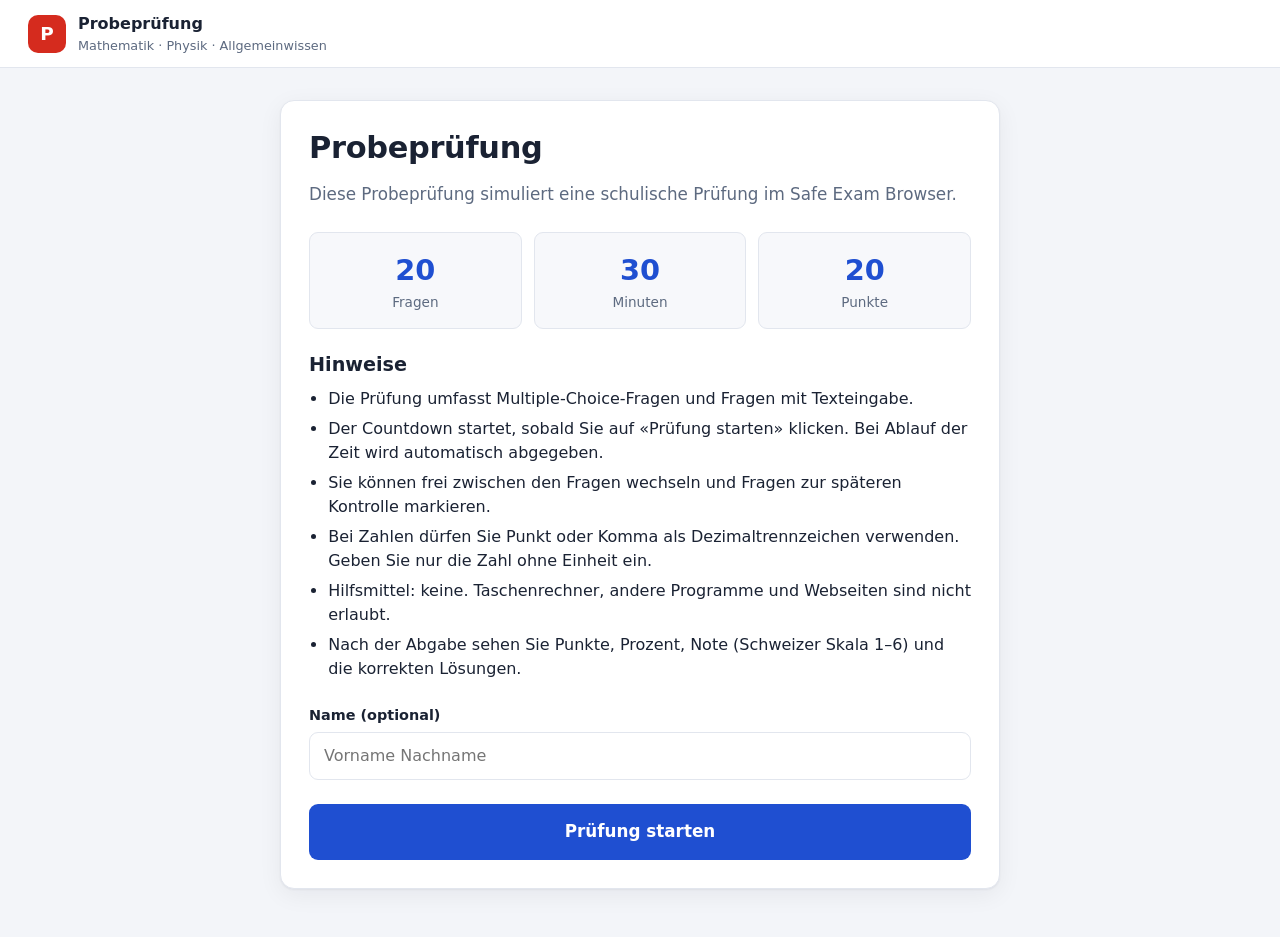
<file: index.html>
<!DOCTYPE html>
<html lang="de-CH">
<head>
  <meta charset="UTF-8">
  <meta name="viewport" content="width=device-width, initial-scale=1">
  <meta name="robots" content="noindex">
  <title>Probeprüfung – Mathematik, Physik, Allgemeinwissen</title>
  <link rel="stylesheet" href="style.css">
</head>
<body>
  <header class="topbar">
    <div class="brand">
      <span class="brand-mark" aria-hidden="true">P</span>
      <div class="brand-text">
        <strong>Probeprüfung</strong>
        <span>Mathematik · Physik · Allgemeinwissen</span>
      </div>
    </div>
    <div class="topbar-right">
      <span class="candidate" id="candidateLabel" hidden></span>
      <div class="timer" id="timer" hidden role="timer" aria-live="off">
        <svg viewBox="0 0 24 24" aria-hidden="true"><circle cx="12" cy="13" r="8"/><path d="M12 9v4l2.5 2.5M9 2h6"/></svg>
        <span id="timerValue">30:00</span>
      </div>
    </div>
  </header>

  <!-- Startbildschirm -->
  <main id="startScreen" class="screen">
    <section class="card start-card">
      <h1>Probeprüfung</h1>
      <p class="lead">Diese Probeprüfung simuliert eine schulische Prüfung im Safe Exam Browser.</p>

      <div class="facts">
        <div class="fact"><span class="fact-value">20</span><span class="fact-label">Fragen</span></div>
        <div class="fact"><span class="fact-value">30</span><span class="fact-label">Minuten</span></div>
        <div class="fact"><span class="fact-value" id="maxPointsFact">20</span><span class="fact-label">Punkte</span></div>
      </div>

      <h2>Hinweise</h2>
      <ul class="rules">
        <li>Die Prüfung umfasst Multiple-Choice-Fragen und Fragen mit Texteingabe.</li>
        <li>Der Countdown startet, sobald Sie auf «Prüfung starten» klicken. Bei Ablauf der Zeit wird automatisch abgegeben.</li>
        <li>Sie können frei zwischen den Fragen wechseln und Fragen zur späteren Kontrolle markieren.</li>
        <li>Bei Zahlen dürfen Sie Punkt oder Komma als Dezimaltrennzeichen verwenden. Geben Sie nur die Zahl ohne Einheit ein.</li>
        <li>Hilfsmittel: keine. Taschenrechner, andere Programme und Webseiten sind nicht erlaubt.</li>
        <li>Nach der Abgabe sehen Sie Punkte, Prozent, Note (Schweizer Skala 1–6) und die korrekten Lösungen.</li>
      </ul>

      <label class="field" for="candidateName">
        <span>Name (optional)</span>
        <input type="text" id="candidateName" maxlength="60" autocomplete="off" spellcheck="false" placeholder="Vorname Nachname">
      </label>

      <button type="button" class="btn btn-primary btn-lg" id="startBtn">Prüfung starten</button>
    </section>
  </main>

  <!-- Prüfung -->
  <main id="examScreen" class="screen exam-layout" hidden>
    <aside class="sidebar card">
      <div class="progress-block">
        <div class="progress-head">
          <span>Fortschritt</span>
          <span id="progressText">0 / 20 beantwortet</span>
        </div>
        <div class="progress" role="progressbar" aria-valuemin="0" aria-valuemax="20" aria-valuenow="0" id="progressBar">
          <div class="progress-fill" id="progressFill"></div>
        </div>
      </div>

      <nav class="navigator" id="navigator" aria-label="Fragenübersicht"></nav>

      <ul class="legend">
        <li><span class="dot dot-answered"></span>beantwortet</li>
        <li><span class="dot dot-flagged"></span>markiert</li>
        <li><span class="dot dot-open"></span>offen</li>
      </ul>

      <button type="button" class="btn btn-danger btn-block" id="submitBtn">Prüfung abgeben</button>
    </aside>

    <section class="card question-card">
      <div class="question-meta">
        <span class="badge" id="qCategory">Mathematik</span>
        <span class="q-number" id="qNumber">Frage 1 von 20</span>
        <span class="q-points" id="qPoints">1 Punkt</span>
      </div>
      <h2 class="question-text" id="qText"></h2>
      <div class="answer-area" id="answerArea"></div>

      <div class="question-actions">
        <button type="button" class="btn btn-ghost" id="prevBtn">← Zurück</button>
        <button type="button" class="btn btn-flag" id="flagBtn" aria-pressed="false">Markieren</button>
        <button type="button" class="btn btn-primary" id="nextBtn">Weiter →</button>
      </div>
    </section>
  </main>

  <!-- Resultat -->
  <main id="resultScreen" class="screen" hidden>
    <section class="card result-card">
      <p class="result-kicker" id="resultKicker">Prüfung abgegeben</p>
      <h1 id="resultTitle">Resultat</h1>

      <div class="result-summary">
        <div class="grade-ring" id="gradeRing">
          <span class="grade-value" id="gradeValue">–</span>
          <span class="grade-label">Note</span>
        </div>
        <div class="result-stats">
          <div class="stat"><span class="stat-label">Punkte</span><span class="stat-value" id="pointsValue">–</span></div>
          <div class="stat"><span class="stat-label">Prozent</span><span class="stat-value" id="percentValue">–</span></div>
          <div class="stat"><span class="stat-label">Note exakt</span><span class="stat-value" id="gradeExact">–</span></div>
          <div class="stat"><span class="stat-label">Benötigte Zeit</span><span class="stat-value" id="timeUsed">–</span></div>
        </div>
      </div>

      <p class="grade-note">Notenberechnung: Note = Punkte ÷ Maximalpunktzahl × 5 + 1, gerundet auf halbe Noten. Ab Note 4 ist die Prüfung genügend.</p>

      <div class="category-breakdown" id="categoryBreakdown"></div>

      <div class="result-actions">
        <button type="button" class="btn btn-primary" id="quitBtn">Probeprüfung beenden</button>
        <button type="button" class="btn btn-ghost" id="restartBtn">Neuer Versuch</button>
      </div>
      <p class="quit-hint" id="quitHint" hidden></p>
    </section>

    <section class="card review-card">
      <h2>Lösungen</h2>
      <ol class="review-list" id="reviewList"></ol>
    </section>
  </main>

  <!-- Dialog -->
  <div class="modal-backdrop" id="modal" hidden>
    <div class="modal" role="dialog" aria-modal="true" aria-labelledby="modalTitle">
      <h2 id="modalTitle"></h2>
      <p id="modalText"></p>
      <div class="modal-actions">
        <button type="button" class="btn btn-ghost" id="modalCancel">Abbrechen</button>
        <button type="button" class="btn btn-primary" id="modalConfirm">OK</button>
      </div>
    </div>
  </div>

  <div class="toast" id="toast" hidden></div>

  <noscript><div class="noscript">Für diese Prüfung muss JavaScript aktiviert sein.</div></noscript>
  <script src="script.js"></script>
</body>
</html>
</file>
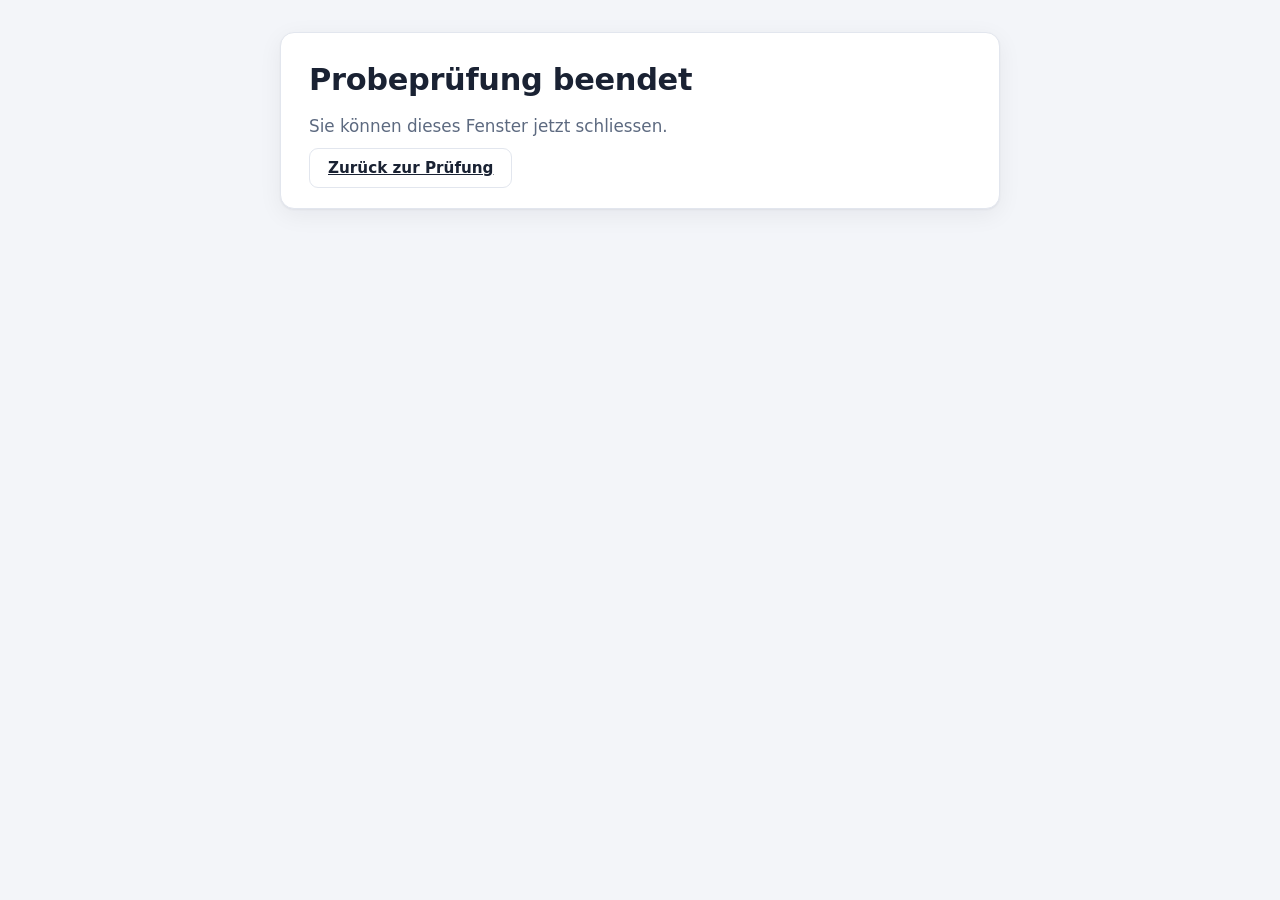
<file: beenden.html>
<!DOCTYPE html>
<html lang="de-CH">
<head>
  <meta charset="UTF-8">
  <meta name="viewport" content="width=device-width, initial-scale=1">
  <meta name="robots" content="noindex">
  <title>Probeprüfung beendet</title>
  <link rel="stylesheet" href="style.css">
</head>
<body>
  <!-- Im Safe Exam Browser wird diese Seite nie angezeigt: SEB erkennt die Adresse als quitURL und beendet sich. -->
  <main class="screen">
    <section class="card start-card">
      <h1>Probeprüfung beendet</h1>
      <p class="lead">Sie können dieses Fenster jetzt schliessen.</p>
      <a class="btn btn-ghost" href="./">Zurück zur Prüfung</a>
    </section>
  </main>
</body>
</html>
</file>
<file: style.css>
/* Probeprüfung – Design */

:root {
  --bg: #f3f5f9;
  --surface: #ffffff;
  --surface-2: #f7f8fb;
  --border: #e2e6ee;
  --text: #1a2233;
  --muted: #5d6a80;
  --primary: #1f4fd1;
  --primary-hover: #1a43b3;
  --primary-soft: #e8eefc;
  --accent: #d52b1e;
  --accent-hover: #b82418;
  --success: #12805c;
  --success-soft: #e3f4ed;
  --warning: #b7791f;
  --warning-soft: #fdf3e1;
  --error: #c0392b;
  --error-soft: #fbe9e7;
  --flag: #d97706;
  --radius: 14px;
  --radius-sm: 9px;
  --shadow: 0 1px 2px rgba(16, 24, 40, .05), 0 6px 24px rgba(16, 24, 40, .06);
  --font: "Segoe UI", system-ui, -apple-system, "Helvetica Neue", Arial, sans-serif;
}

* { box-sizing: border-box; }

html, body { margin: 0; padding: 0; }

body {
  font-family: var(--font);
  background: var(--bg);
  color: var(--text);
  line-height: 1.5;
  min-height: 100vh;
  -webkit-font-smoothing: antialiased;
}

[hidden] { display: none !important; }

h1, h2 { line-height: 1.25; margin: 0 0 .5em; }
h1 { font-size: 1.9rem; letter-spacing: -.01em; }
h2 { font-size: 1.2rem; }

/* Kopfzeile */
.topbar {
  position: sticky;
  top: 0;
  z-index: 10;
  display: flex;
  align-items: center;
  justify-content: space-between;
  gap: 16px;
  padding: 12px 28px;
  background: var(--surface);
  border-bottom: 1px solid var(--border);
}

.brand { display: flex; align-items: center; gap: 12px; }

.brand-mark {
  display: grid;
  place-items: center;
  width: 38px;
  height: 38px;
  border-radius: 10px;
  background: var(--accent);
  color: #fff;
  font-weight: 700;
  font-size: 1.15rem;
}

.brand-text { display: flex; flex-direction: column; }
.brand-text strong { font-size: 1rem; }
.brand-text span { font-size: .8rem; color: var(--muted); }

.topbar-right { display: flex; align-items: center; gap: 16px; }

.candidate { color: var(--muted); font-size: .9rem; }

.timer {
  display: inline-flex;
  align-items: center;
  gap: 8px;
  padding: 7px 14px;
  border-radius: 999px;
  background: var(--primary-soft);
  color: var(--primary);
  font-weight: 700;
  font-variant-numeric: tabular-nums;
  font-size: 1.05rem;
  transition: background .3s, color .3s;
}

.timer svg { width: 18px; height: 18px; fill: none; stroke: currentColor; stroke-width: 2; stroke-linecap: round; }
.timer.warn { background: var(--warning-soft); color: var(--warning); }
.timer.critical { background: var(--error-soft); color: var(--error); animation: pulse 1s ease-in-out infinite; }

@keyframes pulse { 50% { opacity: .55; } }

/* Layout */
.screen { max-width: 1120px; margin: 0 auto; padding: 32px 24px 48px; }

.card {
  background: var(--surface);
  border: 1px solid var(--border);
  border-radius: var(--radius);
  box-shadow: var(--shadow);
  padding: 28px;
}

/* Start */
.start-card { max-width: 720px; margin: 0 auto; }
.lead { color: var(--muted); font-size: 1.05rem; margin-top: 0; }

.facts { display: grid; grid-template-columns: repeat(3, 1fr); gap: 12px; margin: 24px 0; }

.fact {
  display: flex;
  flex-direction: column;
  align-items: center;
  padding: 16px;
  border-radius: var(--radius-sm);
  background: var(--surface-2);
  border: 1px solid var(--border);
}

.fact-value { font-size: 1.8rem; font-weight: 700; color: var(--primary); }
.fact-label { font-size: .85rem; color: var(--muted); }

.rules { padding-left: 1.2em; margin: 0 0 24px; }
.rules li { margin-bottom: 6px; }

.field { display: flex; flex-direction: column; gap: 6px; margin-bottom: 24px; font-weight: 600; font-size: .9rem; }

input[type="text"] {
  font: inherit;
  font-weight: 400;
  font-size: 1rem;
  padding: 11px 14px;
  border-radius: var(--radius-sm);
  border: 1.5px solid var(--border);
  background: var(--surface);
  color: var(--text);
  outline: none;
  transition: border-color .15s, box-shadow .15s;
}

input[type="text"]:focus { border-color: var(--primary); box-shadow: 0 0 0 3px var(--primary-soft); }

/* Buttons */
.btn {
  font: inherit;
  font-weight: 600;
  font-size: .95rem;
  border: 1.5px solid transparent;
  border-radius: var(--radius-sm);
  padding: 10px 18px;
  cursor: pointer;
  transition: background .15s, border-color .15s, color .15s, transform .05s;
}

.btn:active { transform: translateY(1px); }
.btn:disabled { opacity: .45; cursor: not-allowed; }
.btn:focus-visible { outline: 3px solid var(--primary-soft); outline-offset: 2px; }

.btn-primary { background: var(--primary); color: #fff; }
.btn-primary:hover:not(:disabled) { background: var(--primary-hover); }

.btn-danger { background: var(--accent); color: #fff; }
.btn-danger:hover:not(:disabled) { background: var(--accent-hover); }

.btn-ghost { background: var(--surface); border-color: var(--border); color: var(--text); }
.btn-ghost:hover:not(:disabled) { background: var(--surface-2); }

.btn-flag { background: var(--surface); border-color: var(--border); color: var(--muted); }
.btn-flag[aria-pressed="true"] { background: #fff4e5; border-color: var(--flag); color: var(--flag); }

.btn-lg { padding: 14px 28px; font-size: 1.05rem; width: 100%; }
.btn-block { width: 100%; }

/* Prüfung */
.exam-layout { display: grid; grid-template-columns: 280px 1fr; gap: 24px; align-items: start; }

.sidebar { position: sticky; top: 88px; padding: 22px; display: flex; flex-direction: column; gap: 20px; }

.progress-head { display: flex; justify-content: space-between; font-size: .85rem; color: var(--muted); margin-bottom: 8px; }
.progress-head span:first-child { font-weight: 600; color: var(--text); }

.progress { height: 8px; border-radius: 999px; background: var(--surface-2); border: 1px solid var(--border); overflow: hidden; }
.progress-fill { height: 100%; width: 0; background: var(--primary); border-radius: 999px; transition: width .3s ease; }

.navigator { display: grid; grid-template-columns: repeat(5, 1fr); gap: 8px; }

.nav-item {
  position: relative;
  aspect-ratio: 1;
  font: inherit;
  font-weight: 600;
  font-size: .9rem;
  border-radius: 8px;
  border: 1.5px solid var(--border);
  background: var(--surface);
  color: var(--muted);
  cursor: pointer;
  transition: background .15s, border-color .15s, color .15s;
}

.nav-item:hover { border-color: var(--primary); }
.nav-item.answered { background: var(--primary-soft); border-color: transparent; color: var(--primary); }
.nav-item.current { border-color: var(--primary); box-shadow: 0 0 0 2px var(--primary); color: var(--primary); }
.nav-item.flagged::after {
  content: "";
  position: absolute;
  top: 3px;
  right: 3px;
  width: 8px;
  height: 8px;
  border-radius: 50%;
  background: var(--flag);
}

.legend { list-style: none; margin: 0; padding: 0; display: flex; flex-wrap: wrap; gap: 6px 14px; font-size: .8rem; color: var(--muted); }
.legend li { display: inline-flex; align-items: center; gap: 6px; }
.dot { width: 10px; height: 10px; border-radius: 3px; display: inline-block; }
.dot-answered { background: var(--primary-soft); border: 1.5px solid var(--primary); }
.dot-flagged { background: var(--flag); border-radius: 50%; }
.dot-open { background: var(--surface); border: 1.5px solid var(--border); }

.question-card { min-height: 420px; display: flex; flex-direction: column; padding: 32px; }

.question-meta { display: flex; align-items: center; gap: 12px; flex-wrap: wrap; margin-bottom: 18px; font-size: .9rem; color: var(--muted); }

.badge { padding: 4px 10px; border-radius: 999px; font-size: .78rem; font-weight: 700; letter-spacing: .02em; text-transform: uppercase; }
.badge.cat-mathematik { background: #e8eefc; color: #1f4fd1; }
.badge.cat-physik { background: #e6f5f1; color: #0f7a5e; }
.badge.cat-allgemeinwissen { background: #f4ecfb; color: #7a3fb0; }

.q-points { margin-left: auto; }

.question-text { font-size: 1.35rem; font-weight: 600; margin-bottom: 24px; }

.answer-area { flex: 1; }

.options { display: flex; flex-direction: column; gap: 10px; }

.option {
  display: flex;
  align-items: center;
  gap: 14px;
  padding: 14px 16px;
  border: 1.5px solid var(--border);
  border-radius: var(--radius-sm);
  cursor: pointer;
  transition: border-color .15s, background .15s;
  user-select: none;
}

.option:hover { border-color: #b9c6e8; background: var(--surface-2); }
.option input { position: absolute; opacity: 0; pointer-events: none; }
.option.selected { border-color: var(--primary); background: var(--primary-soft); }
.option:focus-within { box-shadow: 0 0 0 3px var(--primary-soft); }

.option-key {
  flex: none;
  display: grid;
  place-items: center;
  width: 30px;
  height: 30px;
  border-radius: 8px;
  border: 1.5px solid var(--border);
  font-weight: 700;
  font-size: .85rem;
  color: var(--muted);
  background: var(--surface);
}

.option.selected .option-key { background: var(--primary); border-color: var(--primary); color: #fff; }

.text-answer { display: flex; flex-direction: column; gap: 8px; max-width: 420px; }
.text-answer .hint { font-size: .85rem; color: var(--muted); }

.question-actions { display: flex; justify-content: space-between; gap: 12px; margin-top: 32px; padding-top: 20px; border-top: 1px solid var(--border); }

/* Resultat */
.result-card { margin-bottom: 24px; }
.result-kicker { margin: 0 0 4px; font-size: .85rem; font-weight: 700; text-transform: uppercase; letter-spacing: .06em; color: var(--muted); }

.result-summary { display: flex; align-items: center; gap: 32px; margin: 24px 0 12px; flex-wrap: wrap; }

.grade-ring {
  --pct: 0;
  --ring: var(--primary);
  width: 150px;
  height: 150px;
  border-radius: 50%;
  display: flex;
  flex-direction: column;
  align-items: center;
  justify-content: center;
  background:
    radial-gradient(closest-side, var(--surface) 80%, transparent 81% 100%),
    conic-gradient(var(--ring) calc(var(--pct) * 1%), var(--surface-2) 0);
  border: 1px solid var(--border);
  flex: none;
}

.grade-ring.pass { --ring: var(--success); }
.grade-ring.fail { --ring: var(--error); }

.grade-value { font-size: 2.6rem; font-weight: 800; line-height: 1; }
.grade-label { font-size: .85rem; color: var(--muted); margin-top: 4px; }

.result-stats { display: grid; grid-template-columns: repeat(2, minmax(150px, 1fr)); gap: 12px; flex: 1; }

.stat { padding: 14px 16px; border-radius: var(--radius-sm); background: var(--surface-2); border: 1px solid var(--border); display: flex; flex-direction: column; }
.stat-label { font-size: .8rem; color: var(--muted); }
.stat-value { font-size: 1.3rem; font-weight: 700; font-variant-numeric: tabular-nums; }

.grade-note { font-size: .85rem; color: var(--muted); }

.category-breakdown { display: grid; grid-template-columns: repeat(3, 1fr); gap: 12px; margin: 20px 0; }

.cat-row { padding: 14px 16px; border-radius: var(--radius-sm); border: 1px solid var(--border); }
.cat-row .cat-name { font-weight: 600; font-size: .9rem; }
.cat-row .cat-score { font-size: .85rem; color: var(--muted); }
.cat-row .bar { height: 6px; border-radius: 999px; background: var(--surface-2); margin-top: 8px; overflow: hidden; }
.cat-row .bar span { display: block; height: 100%; background: var(--primary); border-radius: 999px; }

.result-actions { display: flex; gap: 12px; flex-wrap: wrap; margin-top: 8px; }

.quit-hint { margin: 14px 0 0; padding: 12px 14px; border-radius: var(--radius-sm); background: var(--warning-soft); color: #7a5313; font-size: .9rem; }

.review-list { list-style: none; margin: 0; padding: 0; display: flex; flex-direction: column; gap: 12px; }

.review-item { border: 1px solid var(--border); border-left: 5px solid var(--border); border-radius: var(--radius-sm); padding: 16px 18px; }
.review-item.correct { border-left-color: var(--success); }
.review-item.wrong { border-left-color: var(--error); }

.review-head { display: flex; align-items: center; gap: 10px; flex-wrap: wrap; margin-bottom: 6px; font-size: .85rem; color: var(--muted); }
.review-q { font-weight: 600; margin: 0 0 10px; }

.review-status { margin-left: auto; font-weight: 700; padding: 2px 10px; border-radius: 999px; }
.correct .review-status { background: var(--success-soft); color: var(--success); }
.wrong .review-status { background: var(--error-soft); color: var(--error); }

.review-answers { display: grid; grid-template-columns: max-content 1fr; gap: 4px 12px; font-size: .92rem; }
.review-answers dt { color: var(--muted); }
.review-answers dd { margin: 0; }
.review-answers .yours-wrong { color: var(--error); text-decoration: line-through; }
.review-answers .solution { color: var(--success); font-weight: 600; }
.review-explain { margin: 10px 0 0; font-size: .88rem; color: var(--muted); }

/* Dialog */
.modal-backdrop { position: fixed; inset: 0; z-index: 50; display: grid; place-items: center; padding: 16px; background: rgba(15, 23, 42, .45); }
.modal { width: 100%; max-width: 460px; background: var(--surface); border-radius: var(--radius); padding: 26px; box-shadow: 0 20px 50px rgba(15, 23, 42, .25); }
.modal p { color: var(--muted); margin: 0 0 22px; white-space: pre-line; }
.modal-actions { display: flex; justify-content: flex-end; gap: 10px; }

.toast {
  position: fixed;
  left: 50%;
  bottom: 28px;
  transform: translateX(-50%);
  z-index: 60;
  padding: 12px 20px;
  border-radius: 999px;
  background: #1a2233;
  color: #fff;
  font-weight: 600;
  font-size: .92rem;
  box-shadow: 0 10px 30px rgba(15, 23, 42, .3);
}

.noscript { padding: 24px; text-align: center; background: var(--error-soft); color: var(--error); font-weight: 600; }

/* Kleine Bildschirme */
@media (max-width: 860px) {
  .exam-layout { grid-template-columns: 1fr; }
  .sidebar { position: static; }
  .navigator { grid-template-columns: repeat(10, 1fr); }
  .category-breakdown { grid-template-columns: 1fr; }
}

@media (max-width: 560px) {
  .topbar { padding: 10px 16px; }
  .brand-text span, .candidate { display: none; }
  .screen { padding: 20px 16px 40px; }
  .card { padding: 20px; }
  .question-card { padding: 22px; }
  .navigator { grid-template-columns: repeat(5, 1fr); }
  .result-stats { grid-template-columns: 1fr 1fr; }
  .question-actions { flex-wrap: wrap; }
  .question-actions .btn { flex: 1; }
}
</file>
